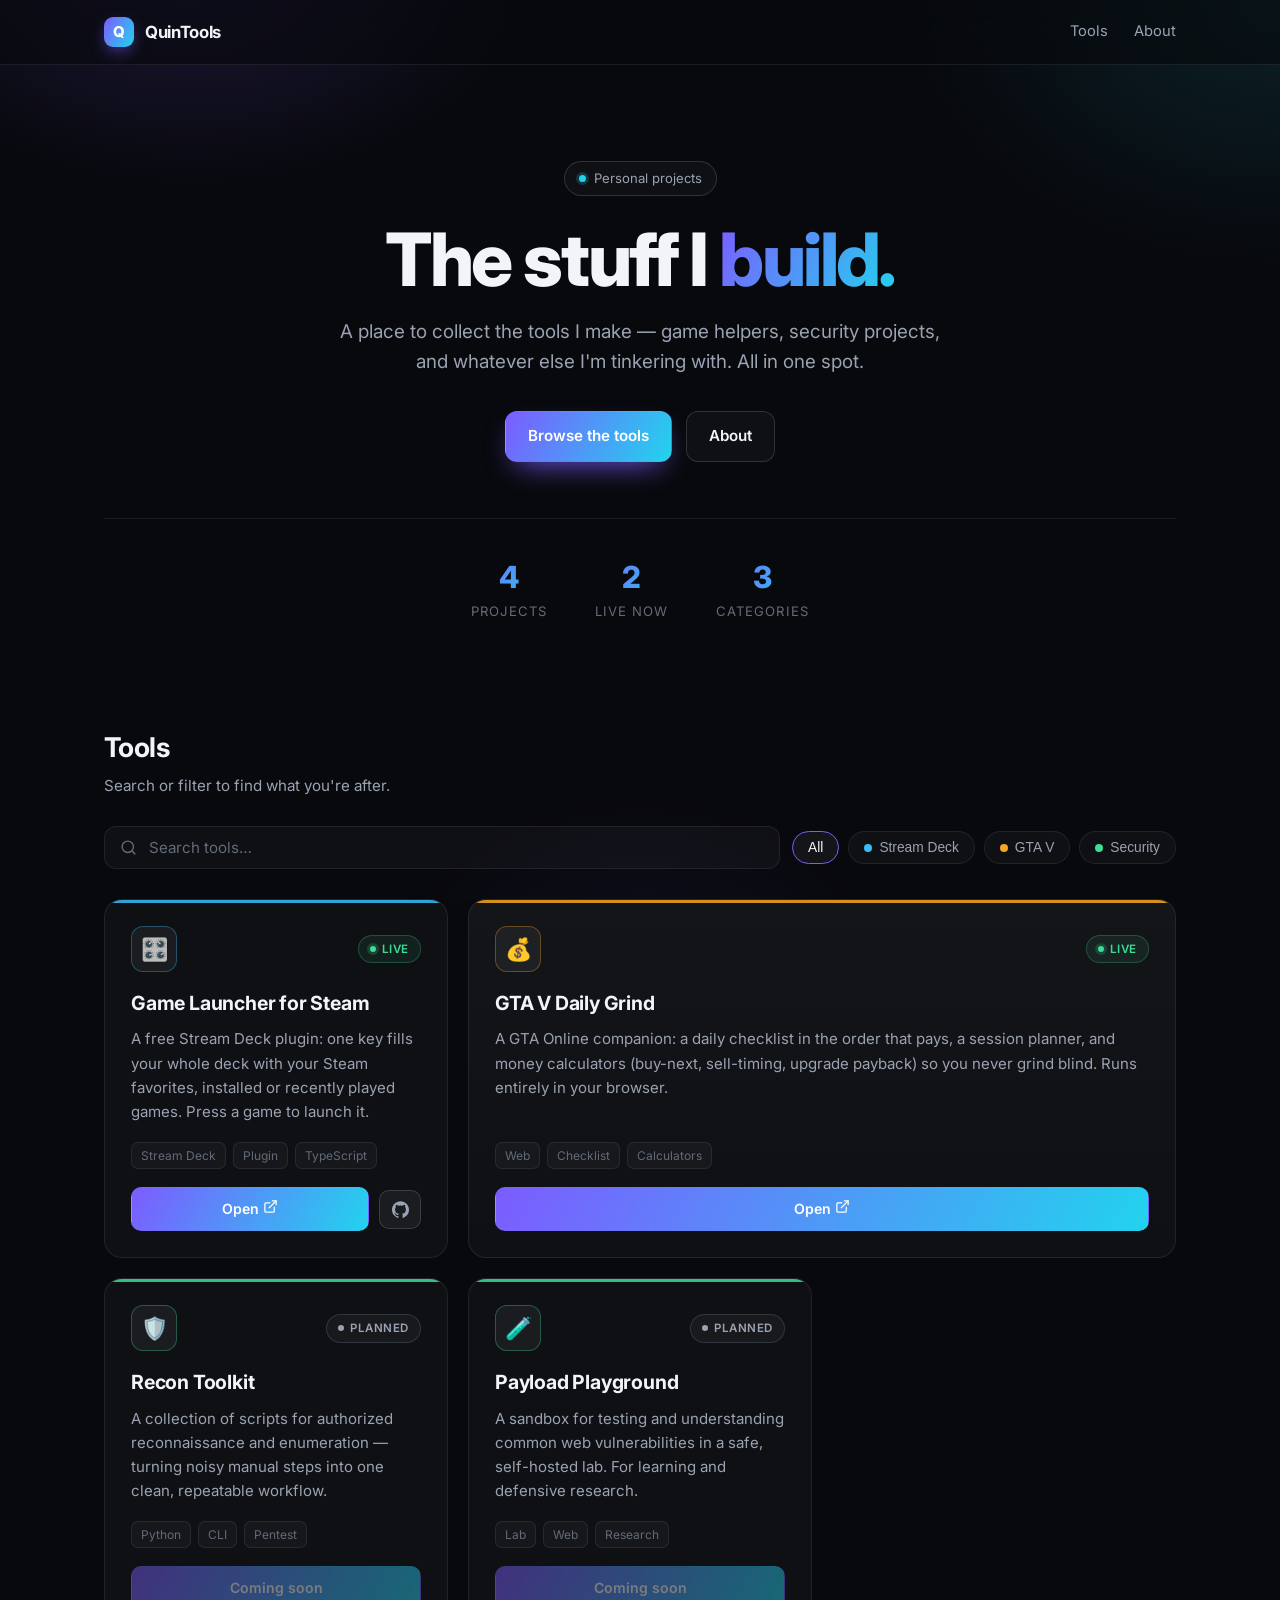
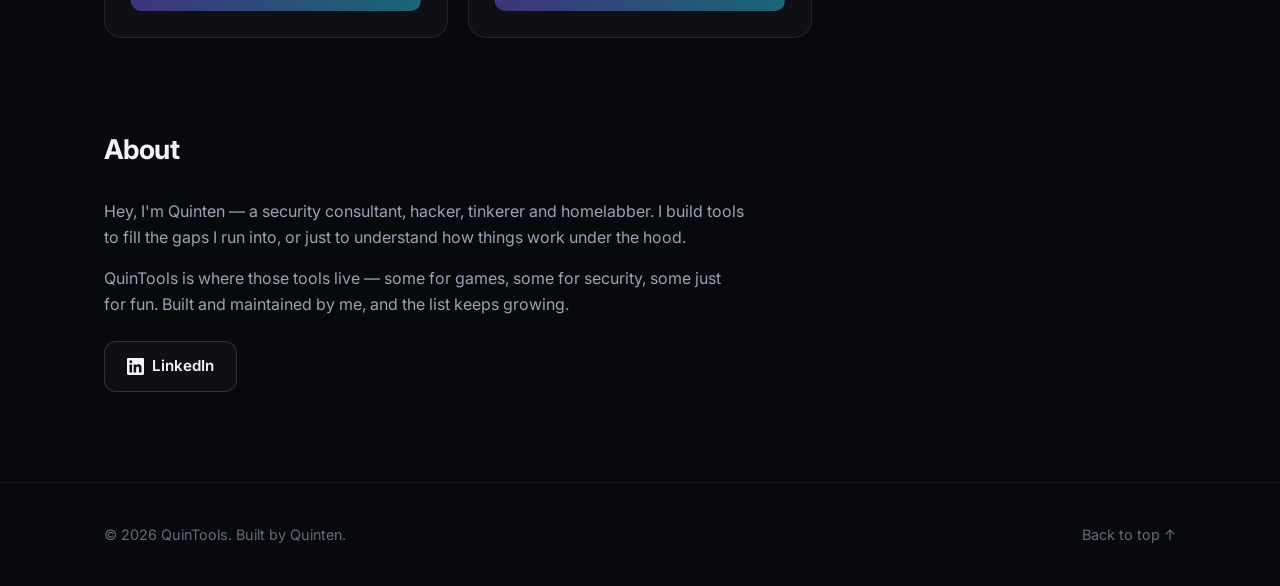
<file: index.html>
<!DOCTYPE html>
<html lang="en">
<head>
  <meta charset="UTF-8" />
  <meta name="viewport" content="width=device-width, initial-scale=1.0" />
  <title>QuinTools — the stuff I build</title>
  <meta name="description" content="A place to collect the tools I make — game helpers, security projects, and whatever else I'm tinkering with." />
  <meta name="theme-color" content="#08090d" />

  <!-- Open Graph -->
  <meta property="og:title" content="QuinTools" />
  <meta property="og:description" content="A place to collect the tools I make — game helpers, security projects, and whatever else I'm tinkering with." />
  <meta property="og:type" content="website" />

  <!-- Favicon: inline SVG, no external files -->
  <link rel="icon" href="data:image/svg+xml,<svg xmlns='http://www.w3.org/2000/svg' viewBox='0 0 100 100'><rect width='100' height='100' rx='24' fill='%237c5cff'/><text x='50' y='72' font-size='64' font-family='Arial' font-weight='bold' text-anchor='middle' fill='white'>Q</text></svg>" />

  <link rel="preconnect" href="https://fonts.googleapis.com" />
  <link rel="preconnect" href="https://fonts.gstatic.com" crossorigin />
  <link href="https://fonts.googleapis.com/css2?family=Inter:wght@400;500;600;700;800&display=swap" rel="stylesheet" />
  <link rel="stylesheet" href="styles.css" />
</head>
<body>

  <!-- ===== Header ===== -->
  <header class="site-header">
    <div class="wrap">
      <a class="brand" href="#top">
        <span class="logo"></span>
        QuinTools
      </a>
      <nav class="header-links">
        <a href="#tools">Tools</a>
        <a href="#about">About</a>
      </nav>
    </div>
  </header>

  <!-- ===== Hero ===== -->
  <section class="hero" id="top">
    <div class="wrap">
      <span class="pill"><span class="dot"></span> Personal projects</span>
      <h1>The stuff I <span class="grad">build.</span></h1>
      <p>
        A place to collect the tools I make — game helpers, security projects,
        and whatever else I'm tinkering with. All in one spot.
      </p>
      <div class="hero-actions">
        <a class="btn btn-primary" href="#tools">Browse the tools</a>
        <a class="btn btn-ghost" href="#about">About</a>
      </div>

      <div class="stats">
        <div class="stat"><div class="num" id="stat-total">0</div><div class="label">Projects</div></div>
        <div class="stat"><div class="num" id="stat-live">0</div><div class="label">Live now</div></div>
        <div class="stat"><div class="num" id="stat-cats">0</div><div class="label">Categories</div></div>
      </div>
    </div>
  </section>

  <!-- ===== Tools ===== -->
  <section class="tools-section" id="tools">
    <div class="wrap">
      <div class="section-head">
        <div>
          <h2>Tools</h2>
          <p>Search or filter to find what you're after.</p>
        </div>
      </div>

      <div class="controls">
        <label class="search">
          <svg width="17" height="17" viewBox="0 0 24 24" fill="none" stroke="currentColor" stroke-width="2" stroke-linecap="round" stroke-linejoin="round"><circle cx="11" cy="11" r="8"/><line x1="21" y1="21" x2="16.65" y2="16.65"/></svg>
          <input id="search-input" type="text" placeholder="Search tools…" autocomplete="off" />
        </label>
        <div class="filters" id="filters"></div>
      </div>

      <div class="grid" id="grid"></div>
    </div>
  </section>

  <!-- ===== About ===== -->
  <section class="tools-section" id="about" style="padding-top:0">
    <div class="wrap">
      <div class="section-head">
        <div><h2>About</h2></div>
      </div>
      <div class="about">
        <p>
          Hey, I'm Quinten — a security consultant, hacker, tinkerer and
          homelabber. I build tools to fill the gaps I run into, or just to
          understand how things work under the hood.
        </p>
        <p>
          QuinTools is where those tools live — some for games, some for
          security, some just for fun. Built and maintained by me, and the
          list keeps growing.
        </p>
        <div class="about-links">
          <a class="btn btn-ghost" href="https://www.linkedin.com/in/qvb/" target="_blank" rel="noopener">
            <svg width="17" height="17" viewBox="0 0 24 24" fill="currentColor" aria-hidden="true"><path d="M20.45 20.45h-3.56v-5.57c0-1.33-.02-3.04-1.85-3.04-1.85 0-2.13 1.45-2.13 2.94v5.67H9.35V9h3.42v1.56h.05c.48-.9 1.64-1.85 3.37-1.85 3.6 0 4.27 2.37 4.27 5.46v6.28zM5.34 7.43a2.07 2.07 0 1 1 0-4.14 2.07 2.07 0 0 1 0 4.14zM7.12 20.45H3.56V9h3.56v11.45zM22.22 0H1.77C.79 0 0 .77 0 1.72v20.56C0 23.23.79 24 1.77 24h20.45c.98 0 1.78-.77 1.78-1.72V1.72C24 .77 23.2 0 22.22 0z"/></svg>
            LinkedIn
          </a>
        </div>
      </div>
    </div>
  </section>

  <!-- ===== Footer ===== -->
  <footer class="site-footer">
    <div class="wrap">
      <span>© <span id="year">2026</span> QuinTools. Built by Quinten.</span>
      <a href="#top">Back to top ↑</a>
    </div>
  </footer>

  <script src="projects.js"></script>
  <script src="app.js"></script>
</body>
</html>
</file>
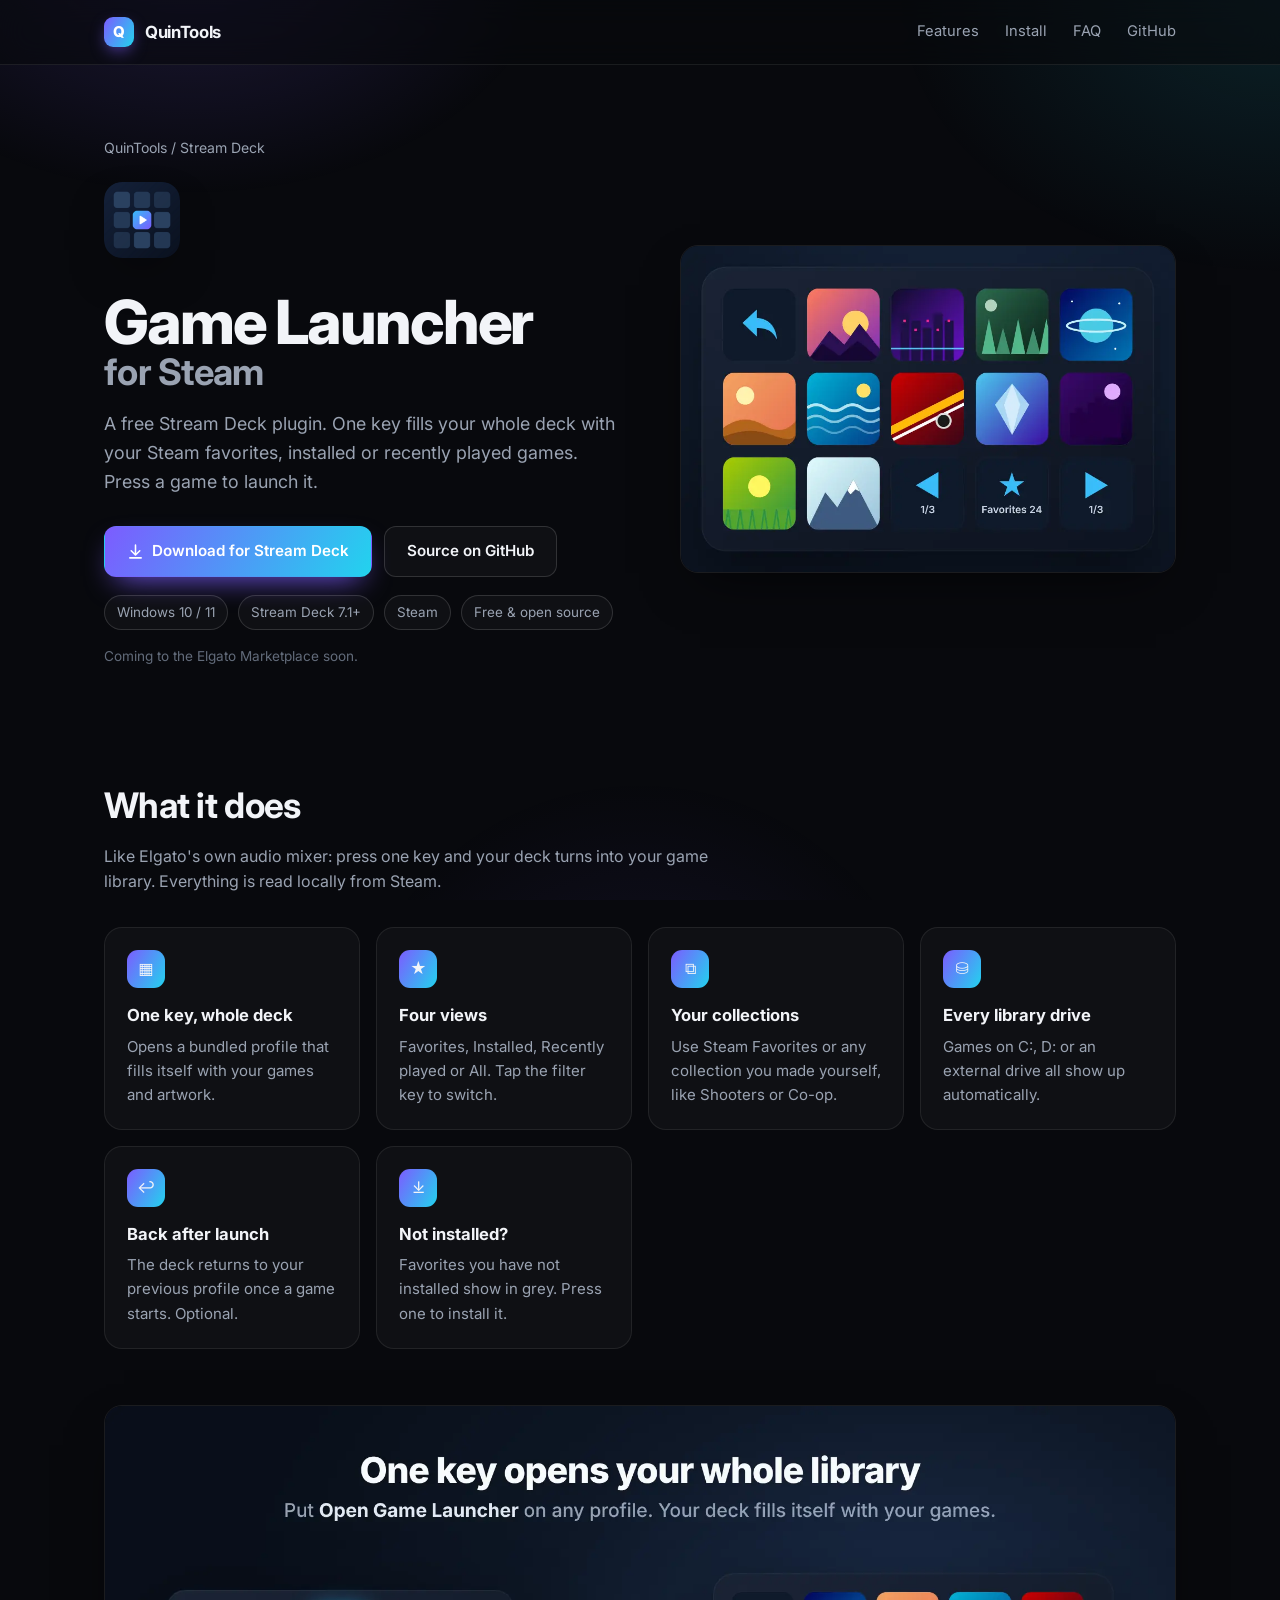
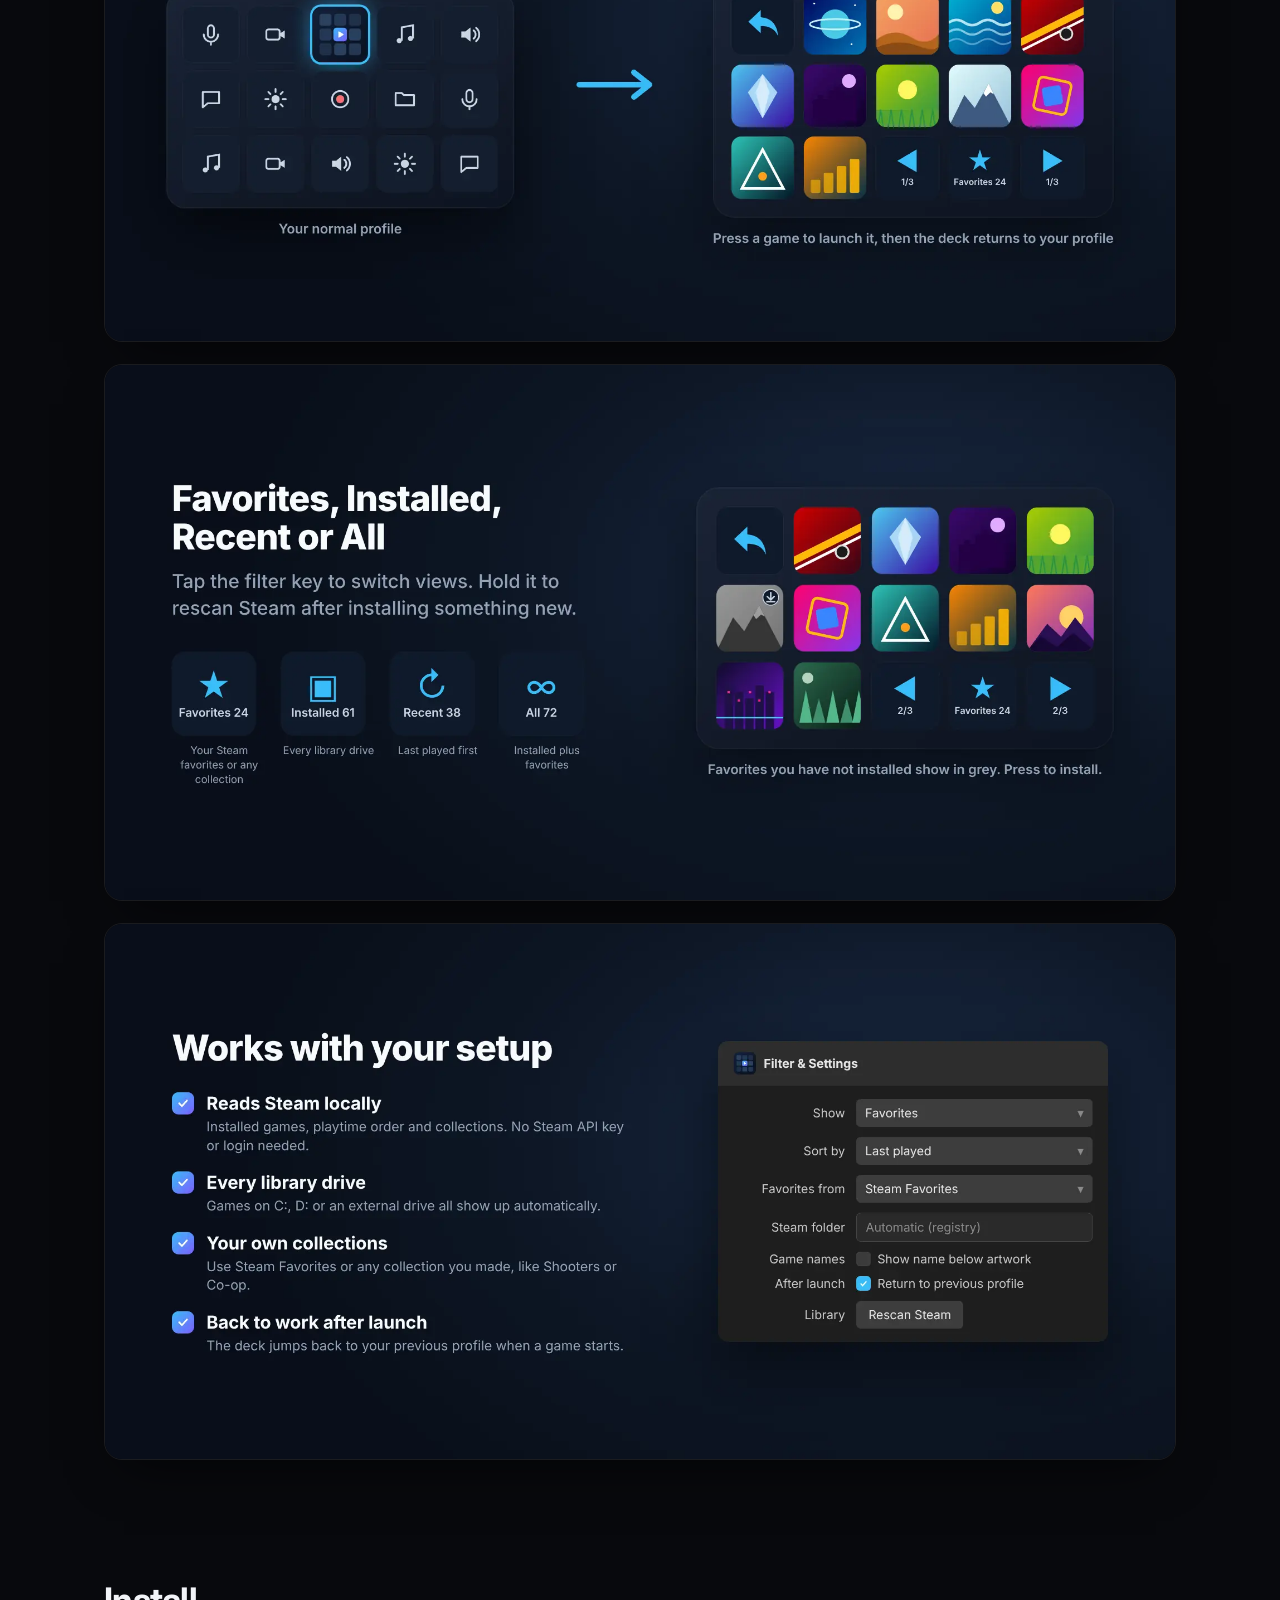
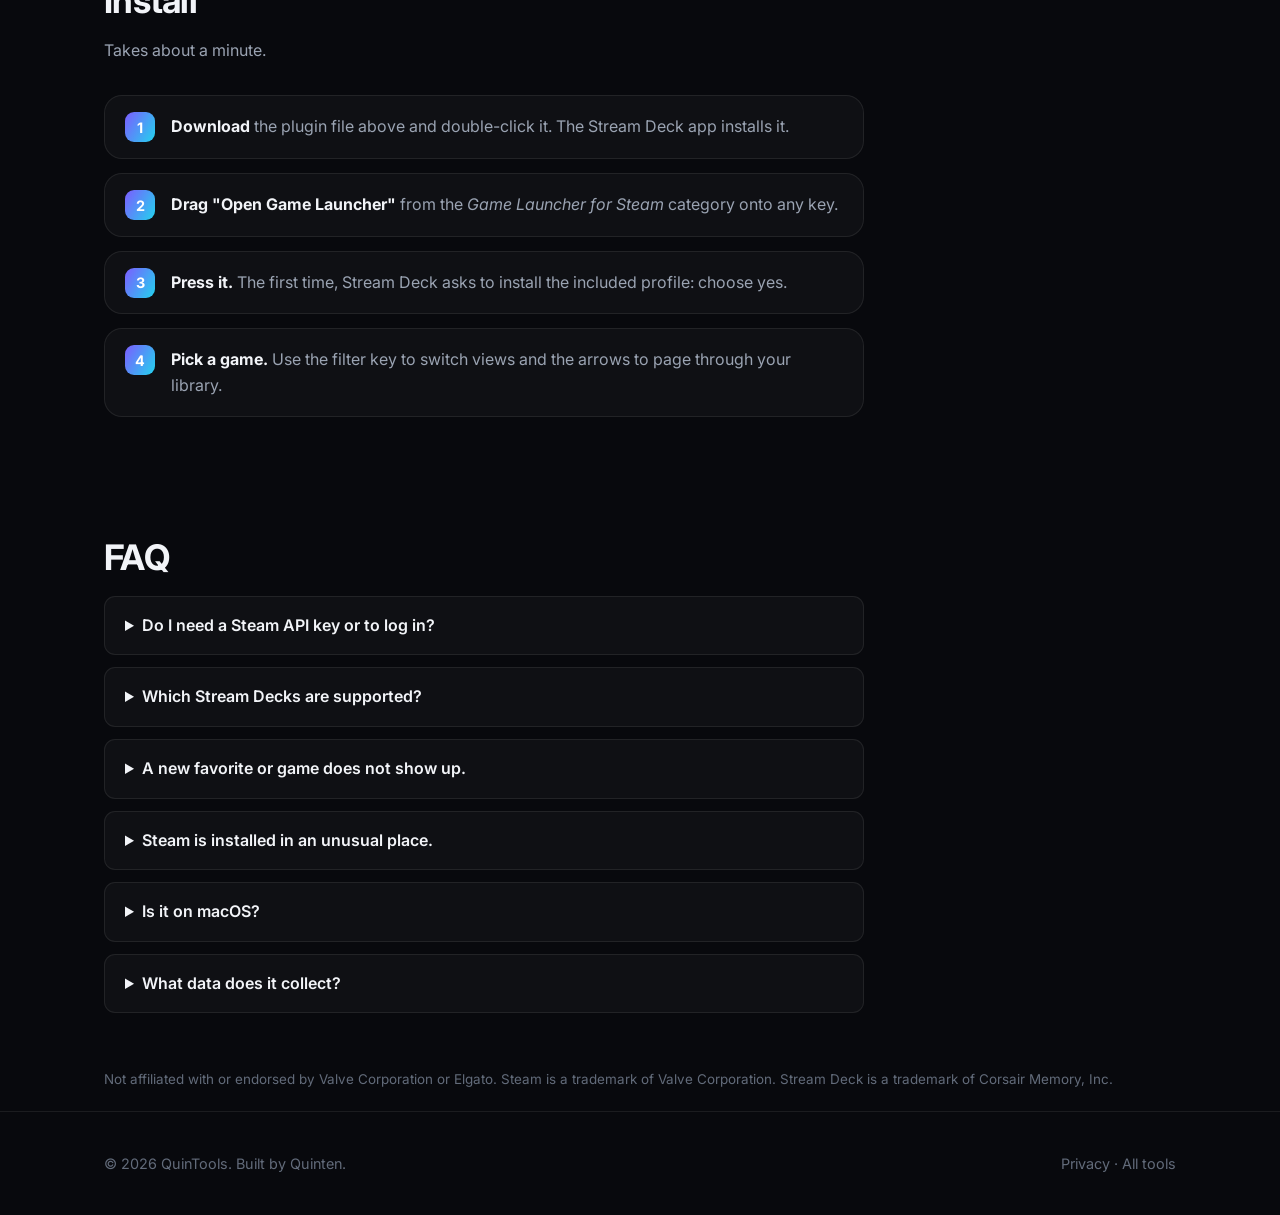
<file: game-launcher/index.html>
<!DOCTYPE html>
<html lang="en">
<head>
  <meta charset="UTF-8" />
  <meta name="viewport" content="width=device-width, initial-scale=1.0" />
  <title>Game Launcher for Steam · Stream Deck plugin · QuinTools</title>
  <meta name="description" content="A free Stream Deck plugin: one key fills your deck with your Steam favorites, installed or recently played games. Press a game to launch it." />
  <meta name="theme-color" content="#08090d" />

  <meta property="og:title" content="Game Launcher for Steam" />
  <meta property="og:description" content="One key fills your Stream Deck with your Steam games. Press a game to launch it." />
  <meta property="og:type" content="website" />
  <meta property="og:image" content="img/thumbnail.webp" />

  <link rel="icon" type="image/svg+xml" href="img/logo.svg" />
  <link rel="preconnect" href="https://fonts.googleapis.com" />
  <link rel="preconnect" href="https://fonts.gstatic.com" crossorigin />
  <link href="https://fonts.googleapis.com/css2?family=Inter:wght@400;500;600;700;800&display=swap" rel="stylesheet" />
  <link rel="stylesheet" href="../styles.css" />
  <style>
    :root { --sd: #38bdf8; }
    .crumb { font-size: .88rem; color: var(--muted); }
    .crumb a:hover { color: var(--text); }

    .gl-hero { padding-top: 72px; padding-bottom: 40px; display: grid; grid-template-columns: 1.05fr 1fr; gap: 56px; align-items: center; }
    .gl-hero .logo-img { width: 76px; height: 76px; border-radius: 18px; box-shadow: var(--shadow); margin-bottom: 26px; }
    .gl-hero h1 { font-size: clamp(2.4rem, 5vw, 3.8rem); line-height: 1.04; letter-spacing: -.035em; margin: 0 0 6px; font-weight: 800; }
    .gl-hero .for { display: block; font-size: .6em; color: var(--muted); font-weight: 700; letter-spacing: -.02em; }
    .gl-hero p.lead { color: var(--muted); font-size: 1.12rem; margin: 18px 0 30px; max-width: 520px; }
    .gl-hero .actions { display: flex; gap: 12px; flex-wrap: wrap; }
    .gl-hero .note { margin-top: 16px; font-size: .85rem; color: var(--faint); }
    .shot { width: 100%; height: auto; display: block; border-radius: var(--radius); border: 1px solid var(--border); box-shadow: var(--shadow); }
    @media (max-width: 880px) { .gl-hero { grid-template-columns: 1fr; gap: 36px; padding-top: 40px; } }

    .section { padding: 56px 0; }
    .section h2 { font-size: clamp(1.6rem, 3vw, 2.2rem); letter-spacing: -.02em; margin: 0 0 10px; }
    .section > .wrap > p.sub { color: var(--muted); margin: 0 0 32px; max-width: 640px; }

    .features { display: grid; grid-template-columns: repeat(auto-fill, minmax(250px, 1fr)); gap: 16px; }
    .feature { background: var(--surface); border: 1px solid var(--border); border-radius: var(--radius); padding: 22px; }
    .feature .fi { width: 38px; height: 38px; border-radius: 11px; background: var(--grad); display: grid; place-items: center; margin-bottom: 14px; }
    .feature h3 { margin: 0 0 6px; font-size: 1.04rem; }
    .feature p { margin: 0; color: var(--muted); font-size: .94rem; }

    .gallery { display: grid; gap: 22px; }
    .gallery figure { margin: 0; }
    .gallery figcaption { color: var(--faint); font-size: .88rem; margin-top: 10px; }

    .steps { counter-reset: s; display: grid; gap: 14px; max-width: 760px; padding: 0; margin: 0; list-style: none; }
    .steps li { counter-increment: s; position: relative; padding: 18px 20px 18px 66px; background: var(--surface); border: 1px solid var(--border); border-radius: var(--radius); color: var(--muted); }
    .steps li::before { content: counter(s); position: absolute; left: 20px; top: 16px; width: 30px; height: 30px; border-radius: 9px; background: var(--grad); color: #fff; font-weight: 700; display: grid; place-items: center; font-size: .9rem; }
    .steps li strong { color: var(--text); }
    code, kbd { font-family: ui-monospace, SFMono-Regular, Consolas, monospace; font-size: .86em; background: var(--surface-2); border: 1px solid var(--border); border-radius: 6px; padding: 1px 6px; color: var(--text); }

    .faq { max-width: 760px; display: grid; gap: 12px; }
    .faq details { background: var(--surface); border: 1px solid var(--border); border-radius: var(--radius-sm); padding: 16px 20px; }
    .faq summary { cursor: pointer; font-weight: 600; }
    .faq details p { color: var(--muted); margin: 10px 0 0; }

    .req { display: flex; gap: 10px; flex-wrap: wrap; margin-top: 18px; }
    .req span { font-size: .84rem; color: var(--muted); border: 1px solid var(--border-2); border-radius: 999px; padding: 6px 12px; background: var(--surface); }
    .legal { color: var(--faint); font-size: .84rem; padding-bottom: 20px; }
  </style>
</head>
<body>

  <header class="site-header">
    <div class="wrap">
      <a class="brand" href="../">
        <span class="logo"></span>
        QuinTools
      </a>
      <nav class="header-links">
        <a href="#features">Features</a>
        <a href="#install">Install</a>
        <a href="#faq">FAQ</a>
        <a href="https://github.com/fyxtro/game-launcher-for-steam" target="_blank" rel="noopener">GitHub</a>
      </nav>
    </div>
  </header>

  <main>
    <section class="wrap gl-hero">
      <div>
        <div class="crumb"><a href="../">QuinTools</a> / Stream Deck</div>
        <img class="logo-img" src="img/logo.png" alt="" width="76" height="76" style="margin-top:22px" />
        <h1>Game Launcher <span class="for">for Steam</span></h1>
        <p class="lead">A free Stream Deck plugin. One key fills your whole deck with your Steam favorites, installed or recently played games. Press a game to launch it.</p>
        <div class="actions">
          <a class="btn btn-primary" href="https://github.com/fyxtro/game-launcher-for-steam/releases/latest/download/tools.quin.steamlibrary.streamDeckPlugin">
            <svg width="17" height="17" viewBox="0 0 24 24" fill="none" stroke="currentColor" stroke-width="2.2" stroke-linecap="round" stroke-linejoin="round" aria-hidden="true"><path d="M12 3v12M6 11l6 6 6-6M4 21h16"/></svg>
            Download for Stream Deck
          </a>
          <a class="btn btn-ghost" href="https://github.com/fyxtro/game-launcher-for-steam" target="_blank" rel="noopener">Source on GitHub</a>
        </div>
        <div class="req"><span>Windows 10 / 11</span><span>Stream Deck 7.1+</span><span>Steam</span><span>Free &amp; open source</span></div>
        <p class="note">Coming to the Elgato Marketplace soon.</p>
      </div>
      <img class="shot" src="img/deck.webp" alt="Stream Deck filled with game tiles, plus back, previous, filter and next keys" width="940" height="620" />
    </section>

    <section class="section" id="features">
      <div class="wrap">
        <h2>What it does</h2>
        <p class="sub">Like Elgato's own audio mixer: press one key and your deck turns into your game library. Everything is read locally from Steam.</p>
        <div class="features">
          <div class="feature"><div class="fi">▦</div><h3>One key, whole deck</h3><p>Opens a bundled profile that fills itself with your games and artwork.</p></div>
          <div class="feature"><div class="fi">★</div><h3>Four views</h3><p>Favorites, Installed, Recently played or All. Tap the filter key to switch.</p></div>
          <div class="feature"><div class="fi">⧉</div><h3>Your collections</h3><p>Use Steam Favorites or any collection you made yourself, like Shooters or Co-op.</p></div>
          <div class="feature"><div class="fi">⛁</div><h3>Every library drive</h3><p>Games on C:, D: or an external drive all show up automatically.</p></div>
          <div class="feature"><div class="fi">↩</div><h3>Back after launch</h3><p>The deck returns to your previous profile once a game starts. Optional.</p></div>
          <div class="feature"><div class="fi">⤓</div><h3>Not installed?</h3><p>Favorites you have not installed show in grey. Press one to install it.</p></div>
        </div>
      </div>
    </section>

    <section class="section" style="padding-top:0">
      <div class="wrap gallery">
        <figure><img class="shot" src="img/gallery-1-one-key.webp" alt="A normal profile with the Open Game Launcher key, and the filled game grid it opens" loading="lazy" width="1920" height="960" /></figure>
        <figure><img class="shot" src="img/gallery-2-filters.webp" alt="Filter key states: Favorites, Installed, Recent and All" loading="lazy" width="1920" height="960" /></figure>
        <figure><img class="shot" src="img/gallery-3-settings.webp" alt="The plugin settings panel in the Stream Deck app" loading="lazy" width="1920" height="960" /></figure>
      </div>
    </section>

    <section class="section" id="install">
      <div class="wrap">
        <h2>Install</h2>
        <p class="sub">Takes about a minute.</p>
        <ol class="steps">
          <li><strong>Download</strong> the plugin file above and double-click it. The Stream Deck app installs it.</li>
          <li><strong>Drag "Open Game Launcher"</strong> from the <em>Game Launcher for Steam</em> category onto any key.</li>
          <li><strong>Press it.</strong> The first time, Stream Deck asks to install the included profile: choose yes.</li>
          <li><strong>Pick a game.</strong> Use the filter key to switch views and the arrows to page through your library.</li>
        </ol>
      </div>
    </section>

    <section class="section" id="faq">
      <div class="wrap">
        <h2>FAQ</h2>
        <div class="faq">
          <details><summary>Do I need a Steam API key or to log in?</summary><p>No. The plugin reads your installed games, playtime order and collections from your own Steam folder. Only for favorites that are not installed does it ask the public Steam Store for the name and artwork.</p></details>
          <details><summary>Which Stream Decks are supported?</summary><p>The bundled profile exists for Stream Deck (15 keys), Stream Deck Mini and Stream Deck XL. On other devices you can place the Game Slot, Previous, Next and Filter actions yourself; slots fill left to right, top to bottom.</p></details>
          <details><summary>A new favorite or game does not show up.</summary><p>Steam sometimes saves collections a little later. Hold the filter key for a second to rescan, or use "Rescan Steam" in the settings.</p></details>
          <details><summary>Steam is installed in an unusual place.</summary><p>Select the filter key in the Stream Deck app and fill in the Steam folder, for example <code>D:\Steam</code>.</p></details>
          <details><summary>Is it on macOS?</summary><p>Not yet. It is built and tested for Windows only.</p></details>
          <details><summary>What data does it collect?</summary><p>None. No analytics or tracking. See the <a href="privacy/" style="text-decoration:underline">privacy policy</a>.</p></details>
        </div>
      </div>
    </section>

    <div class="wrap legal">Not affiliated with or endorsed by Valve Corporation or Elgato. Steam is a trademark of Valve Corporation. Stream Deck is a trademark of Corsair Memory, Inc.</div>
  </main>

  <footer class="site-footer">
    <div class="wrap">
      <span>© 2026 QuinTools. Built by Quinten.</span>
      <span><a href="privacy/">Privacy</a> · <a href="../">All tools</a></span>
    </div>
  </footer>

</body>
</html>
</file>
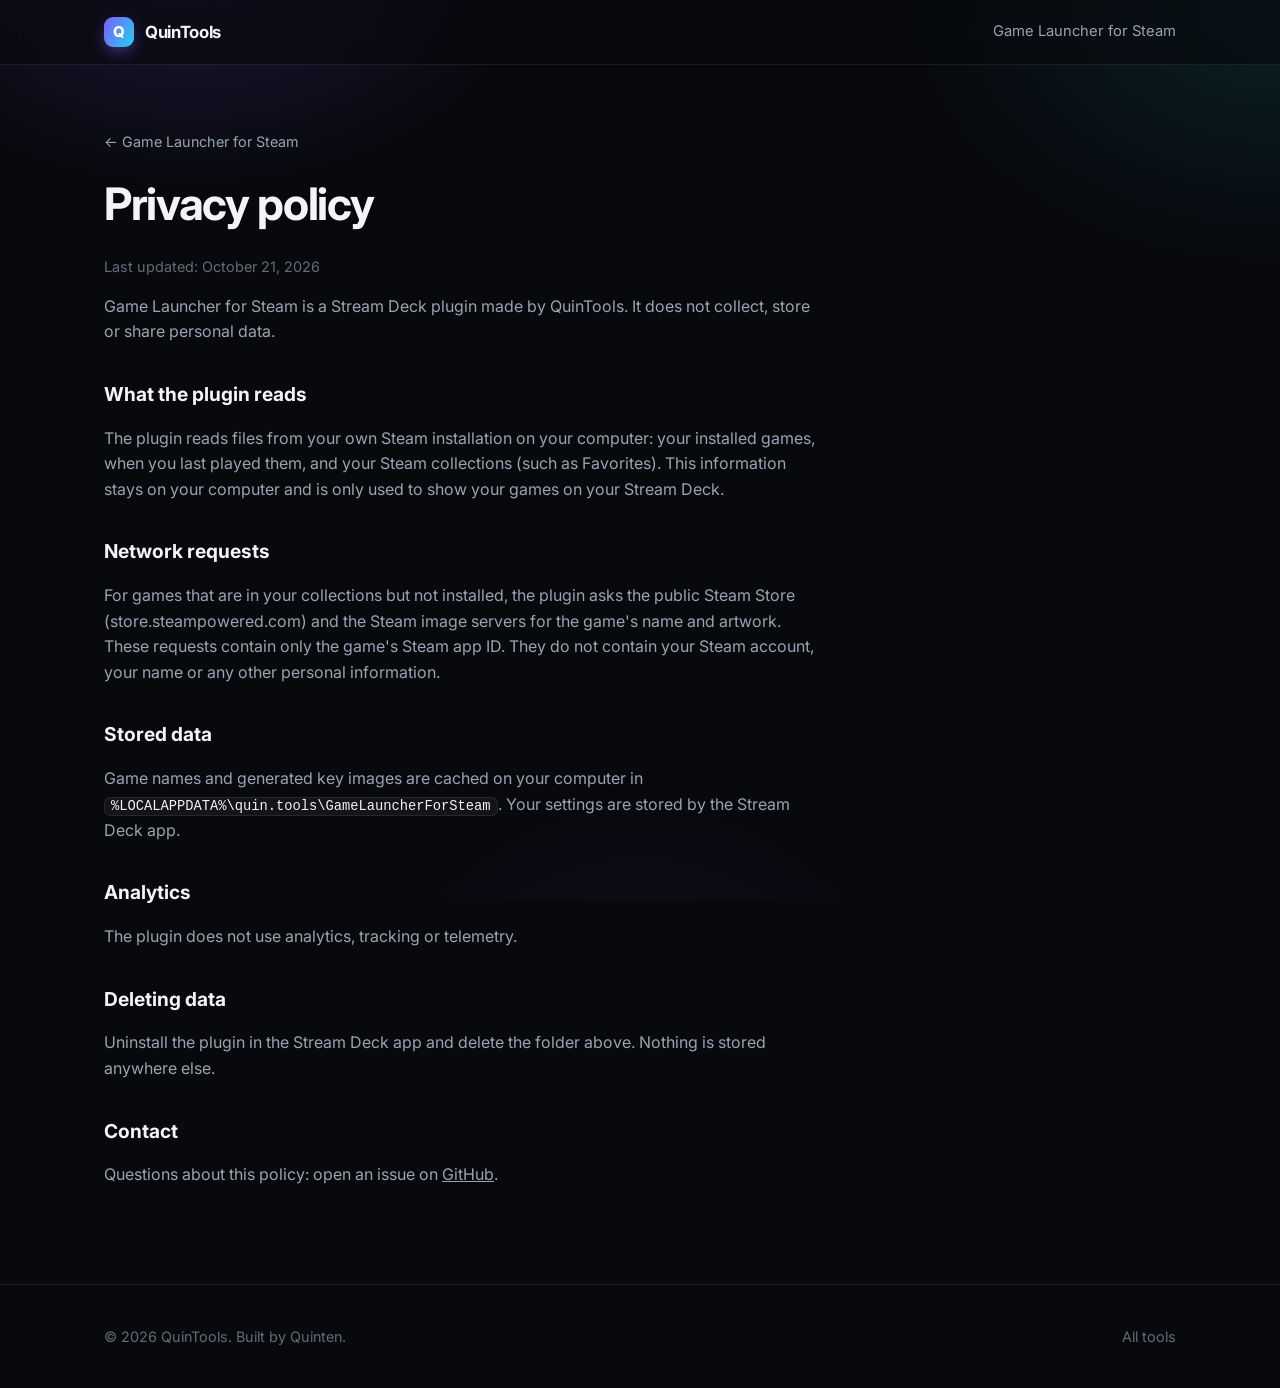
<file: game-launcher/privacy/index.html>
<!DOCTYPE html>
<html lang="en">
<head>
  <meta charset="UTF-8" />
  <meta name="viewport" content="width=device-width, initial-scale=1.0" />
  <title>Privacy policy · Game Launcher for Steam · QuinTools</title>
  <meta name="description" content="Privacy policy for the Game Launcher for Steam Stream Deck plugin." />
  <meta name="theme-color" content="#08090d" />
  <link rel="icon" type="image/svg+xml" href="../img/logo.svg" />
  <link rel="preconnect" href="https://fonts.googleapis.com" />
  <link rel="preconnect" href="https://fonts.gstatic.com" crossorigin />
  <link href="https://fonts.googleapis.com/css2?family=Inter:wght@400;500;600;700;800&display=swap" rel="stylesheet" />
  <link rel="stylesheet" href="../../styles.css" />
  <style>
    .doc { max-width: 720px; padding: 64px 0 80px; }
    .doc h1 { font-size: clamp(2rem, 4vw, 2.8rem); letter-spacing: -.03em; margin: 14px 0 6px; }
    .doc h2 { font-size: 1.2rem; margin: 34px 0 8px; }
    .doc p, .doc li { color: var(--muted); }
    .doc .date { color: var(--faint); font-size: .9rem; }
    .doc a { text-decoration: underline; }
    code { font-family: ui-monospace, SFMono-Regular, Consolas, monospace; font-size: .86em; background: var(--surface-2); border: 1px solid var(--border); border-radius: 6px; padding: 1px 6px; color: var(--text); }
  </style>
</head>
<body>
  <header class="site-header">
    <div class="wrap">
      <a class="brand" href="../../"><span class="logo"></span>QuinTools</a>
      <nav class="header-links"><a href="../">Game Launcher for Steam</a></nav>
    </div>
  </header>

  <main class="wrap">
    <article class="doc">
      <a href="../" style="color:var(--muted);font-size:.9rem;text-decoration:none">← Game Launcher for Steam</a>
      <h1>Privacy policy</h1>
      <p class="date">Last updated: October 21, 2026</p>

      <p>Game Launcher for Steam is a Stream Deck plugin made by QuinTools. It does not collect, store or share personal data.</p>

      <h2>What the plugin reads</h2>
      <p>The plugin reads files from your own Steam installation on your computer: your installed games, when you last played them, and your Steam collections (such as Favorites). This information stays on your computer and is only used to show your games on your Stream Deck.</p>

      <h2>Network requests</h2>
      <p>For games that are in your collections but not installed, the plugin asks the public Steam Store (store.steampowered.com) and the Steam image servers for the game's name and artwork. These requests contain only the game's Steam app ID. They do not contain your Steam account, your name or any other personal information.</p>

      <h2>Stored data</h2>
      <p>Game names and generated key images are cached on your computer in <code>%LOCALAPPDATA%\quin.tools\GameLauncherForSteam</code>. Your settings are stored by the Stream Deck app.</p>

      <h2>Analytics</h2>
      <p>The plugin does not use analytics, tracking or telemetry.</p>

      <h2>Deleting data</h2>
      <p>Uninstall the plugin in the Stream Deck app and delete the folder above. Nothing is stored anywhere else.</p>

      <h2>Contact</h2>
      <p>Questions about this policy: open an issue on <a href="https://github.com/fyxtro/game-launcher-for-steam/issues" target="_blank" rel="noopener">GitHub</a>.</p>
    </article>
  </main>

  <footer class="site-footer">
    <div class="wrap"><span>© 2026 QuinTools. Built by Quinten.</span><a href="../../">All tools</a></div>
  </footer>
</body>
</html>
</file>
<file: styles.css>
/* ============================================================
   QUINTOOLS — STYLES
   Design tokens live in :root. Tweak them to reskin the whole
   site. You rarely need to touch anything below the tokens.
   ============================================================ */

:root {
  --bg:        #08090d;
  --bg-soft:   #0e1017;
  --surface:   rgba(255, 255, 255, 0.03);
  --surface-2: rgba(255, 255, 255, 0.05);
  --border:    rgba(255, 255, 255, 0.08);
  --border-2:  rgba(255, 255, 255, 0.14);
  --text:      #f2f4f8;
  --muted:     #9aa3b2;
  --faint:     #626b7a;

  --accent:    #7c5cff;
  --accent-2:  #22d3ee;
  --grad: linear-gradient(120deg, var(--accent), var(--accent-2));

  --radius:    18px;
  --radius-sm: 11px;
  --maxw:      1120px;
  --shadow:    0 20px 50px -20px rgba(0, 0, 0, 0.7);
  --font: "Inter", system-ui, -apple-system, "Segoe UI", Roboto, Helvetica, Arial, sans-serif;
}

* { box-sizing: border-box; }

html { scroll-behavior: smooth; }

body {
  margin: 0;
  font-family: var(--font);
  color: var(--text);
  background: var(--bg);
  line-height: 1.6;
  -webkit-font-smoothing: antialiased;
  overflow-x: hidden;
}

/* Ambient background glows */
body::before {
  content: "";
  position: fixed;
  inset: 0;
  z-index: -1;
  background:
    radial-gradient(600px 400px at 15% -5%, rgba(124, 92, 255, 0.18), transparent 60%),
    radial-gradient(700px 500px at 100% 0%, rgba(34, 211, 238, 0.12), transparent 55%),
    radial-gradient(500px 500px at 50% 120%, rgba(124, 92, 255, 0.10), transparent 60%);
}

a { color: inherit; text-decoration: none; }

.wrap {
  width: 100%;
  max-width: var(--maxw);
  margin: 0 auto;
  padding: 0 24px;
}

/* ---------------- Header ---------------- */
.site-header {
  position: sticky;
  top: 0;
  z-index: 50;
  backdrop-filter: blur(14px);
  background: rgba(8, 9, 13, 0.6);
  border-bottom: 1px solid var(--border);
}
.site-header .wrap {
  display: flex;
  align-items: center;
  justify-content: space-between;
  height: 64px;
}
.brand {
  display: flex;
  align-items: center;
  gap: 11px;
  font-weight: 700;
  letter-spacing: -0.02em;
  font-size: 1.05rem;
}
.brand .logo {
  width: 30px; height: 30px;
  border-radius: 9px;
  background: var(--grad);
  display: grid; place-items: center;
  font-size: 15px;
  box-shadow: 0 6px 18px -6px var(--accent);
}
.brand .logo::after { content: "Q"; color: #fff; font-weight: 800; }
.header-links { display: flex; gap: 26px; font-size: 0.92rem; color: var(--muted); }
.header-links a:hover { color: var(--text); }
@media (max-width: 620px) { .header-links { display: none; } }

/* ---------------- Hero ---------------- */
.hero {
  padding: 96px 0 64px;
  text-align: center;
}
.pill {
  display: inline-flex;
  align-items: center;
  gap: 8px;
  padding: 6px 14px;
  border: 1px solid var(--border-2);
  border-radius: 999px;
  background: var(--surface);
  font-size: 0.82rem;
  color: var(--muted);
  margin-bottom: 26px;
}
.pill .dot {
  width: 7px; height: 7px; border-radius: 50%;
  background: var(--accent-2);
  box-shadow: 0 0 0 3px rgba(34, 211, 238, 0.18);
}
.hero h1 {
  font-size: clamp(2.6rem, 6vw, 4.6rem);
  line-height: 1.02;
  letter-spacing: -0.035em;
  margin: 0 0 20px;
  font-weight: 800;
}
.hero h1 .grad {
  background: var(--grad);
  -webkit-background-clip: text;
  background-clip: text;
  color: transparent;
}
.hero p {
  max-width: 620px;
  margin: 0 auto 34px;
  font-size: clamp(1rem, 2vw, 1.18rem);
  color: var(--muted);
}
.hero-actions { display: flex; gap: 14px; justify-content: center; flex-wrap: wrap; }

.btn {
  display: inline-flex;
  align-items: center;
  gap: 8px;
  padding: 12px 22px;
  border-radius: 12px;
  font-weight: 600;
  font-size: 0.95rem;
  border: 1px solid transparent;
  cursor: pointer;
  transition: transform 0.15s ease, box-shadow 0.2s ease, background 0.2s ease, border-color 0.2s ease;
}
.btn-primary {
  background: var(--grad);
  color: #fff;
  box-shadow: 0 12px 30px -12px var(--accent);
}
.btn-primary:hover { transform: translateY(-2px); box-shadow: 0 18px 40px -14px var(--accent); }
.btn-ghost {
  background: var(--surface);
  border-color: var(--border-2);
  color: var(--text);
}
.btn-ghost:hover { background: var(--surface-2); border-color: var(--border-2); transform: translateY(-2px); }

/* ---------------- Stats strip ---------------- */
.stats {
  display: flex;
  justify-content: center;
  gap: 48px;
  flex-wrap: wrap;
  margin-top: 56px;
  padding-top: 34px;
  border-top: 1px solid var(--border);
}
.stat { text-align: center; }
.stat .num {
  font-size: 1.9rem; font-weight: 800; letter-spacing: -0.02em;
  background: var(--grad); -webkit-background-clip: text; background-clip: text; color: transparent;
}
.stat .label { font-size: 0.82rem; color: var(--faint); text-transform: uppercase; letter-spacing: 0.08em; }

/* ---------------- Controls ---------------- */
.tools-section { padding: 40px 0 90px; }
.section-head {
  display: flex; align-items: flex-end; justify-content: space-between;
  gap: 20px; margin-bottom: 28px; flex-wrap: wrap;
}
.section-head h2 {
  font-size: 1.7rem; letter-spacing: -0.02em; margin: 0; font-weight: 700;
}
.section-head p { margin: 4px 0 0; color: var(--muted); font-size: 0.95rem; }

.controls {
  display: flex; gap: 12px; align-items: center; flex-wrap: wrap;
  margin-bottom: 30px;
}
.search {
  flex: 1 1 240px;
  display: flex; align-items: center; gap: 10px;
  padding: 10px 15px;
  background: var(--surface);
  border: 1px solid var(--border);
  border-radius: 12px;
}
.search:focus-within { border-color: var(--border-2); }
.search input {
  flex: 1; background: none; border: none; outline: none;
  color: var(--text); font-size: 0.95rem; font-family: inherit;
}
.search input::placeholder { color: var(--faint); }
.search svg { flex-shrink: 0; color: var(--faint); }

.filters { display: flex; gap: 9px; flex-wrap: wrap; }
.chip {
  padding: 8px 15px;
  border-radius: 999px;
  border: 1px solid var(--border);
  background: var(--surface);
  color: var(--muted);
  font-size: 0.86rem;
  font-weight: 500;
  cursor: pointer;
  transition: all 0.15s ease;
  display: inline-flex; align-items: center; gap: 7px;
  white-space: nowrap;
}
.chip:hover { border-color: var(--border-2); color: var(--text); }
.chip.active {
  background: var(--surface-2);
  border-color: var(--accent);
  color: var(--text);
}
.chip .cdot { width: 8px; height: 8px; border-radius: 50%; }

/* ---------------- Cards grid ---------------- */
.grid {
  display: grid;
  grid-template-columns: repeat(auto-fill, minmax(300px, 1fr));
  gap: 20px;
}
.card {
  position: relative;
  display: flex;
  flex-direction: column;
  padding: 26px;
  border-radius: var(--radius);
  background: var(--surface);
  border: 1px solid var(--border);
  overflow: hidden;
  transition: transform 0.2s ease, border-color 0.2s ease, background 0.2s ease;
  animation: rise 0.5s ease both;
}
.card:hover {
  transform: translateY(-4px);
  border-color: var(--border-2);
  background: var(--surface-2);
}
.card::before {
  content: "";
  position: absolute;
  inset: 0 0 auto 0;
  height: 3px;
  background: var(--card-accent, var(--grad));
  opacity: 0.85;
}
.card.featured {
  grid-column: span 2;
  background: linear-gradient(180deg, var(--surface-2), var(--surface));
}
@media (max-width: 680px) { .card.featured { grid-column: span 1; } }

.card-top { display: flex; align-items: center; justify-content: space-between; margin-bottom: 16px; }
.card-icon {
  width: 46px; height: 46px;
  border-radius: 12px;
  display: grid; place-items: center;
  font-size: 22px;
  background: var(--surface-2);
  border: 1px solid var(--border);
}
.card h3 { margin: 0 0 8px; font-size: 1.22rem; letter-spacing: -0.01em; }
.card .desc { margin: 0 0 18px; color: var(--muted); font-size: 0.94rem; flex: 1; }

.badge {
  display: inline-flex; align-items: center; gap: 6px;
  padding: 4px 11px; border-radius: 999px;
  font-size: 0.72rem; font-weight: 600;
  text-transform: uppercase; letter-spacing: 0.05em;
  border: 1px solid var(--border);
}
.badge .bdot { width: 6px; height: 6px; border-radius: 50%; }
.badge.live    { color: #3ddc97; background: rgba(61,220,151,0.08); border-color: rgba(61,220,151,0.25); }
.badge.live .bdot    { background: #3ddc97; box-shadow: 0 0 0 3px rgba(61,220,151,0.18); }
.badge.wip     { color: #f5a623; background: rgba(245,166,35,0.08); border-color: rgba(245,166,35,0.25); }
.badge.wip .bdot     { background: #f5a623; }
.badge.planned { color: #9aa3b2; background: rgba(154,163,178,0.06); border-color: rgba(154,163,178,0.2); }
.badge.planned .bdot { background: #9aa3b2; }

.tags { display: flex; gap: 7px; flex-wrap: wrap; margin-bottom: 18px; }
.tag {
  font-size: 0.75rem; color: var(--faint);
  padding: 3px 9px; border-radius: 7px;
  background: rgba(255,255,255,0.03);
  border: 1px solid var(--border);
}

.card-actions { display: flex; gap: 10px; align-items: center; }
.card-btn {
  flex: 1;
  text-align: center;
  padding: 10px 14px;
  border-radius: 10px;
  font-size: 0.88rem; font-weight: 600;
  border: 1px solid var(--border-2);
  background: var(--surface-2);
  transition: all 0.15s ease;
}
.card-btn.primary { background: var(--grad); border-color: transparent; color: #fff; }
.card-btn.primary:hover { transform: translateY(-2px); box-shadow: 0 10px 24px -12px var(--accent); }
.card-btn.ghost:hover { border-color: var(--border-2); background: rgba(255,255,255,0.06); }
.card-btn.disabled { opacity: 0.45; cursor: not-allowed; pointer-events: none; }
.icon-btn {
  width: 42px; flex: 0 0 auto;
  display: grid; place-items: center;
  padding: 10px;
  border-radius: 10px;
  border: 1px solid var(--border-2);
  background: var(--surface-2);
  color: var(--muted);
  transition: all 0.15s ease;
}
.icon-btn:hover { color: var(--text); border-color: var(--border-2); background: rgba(255,255,255,0.06); }

/* ---------------- About ---------------- */
.about { max-width: 640px; }
.about p { color: var(--muted); margin: 0 0 16px; }
.about-links { display: flex; gap: 12px; flex-wrap: wrap; margin-top: 24px; }

.empty {
  text-align: center; padding: 70px 20px; color: var(--faint);
  border: 1px dashed var(--border); border-radius: var(--radius);
  grid-column: 1 / -1;
}

/* ---------------- Footer ---------------- */
.site-footer {
  border-top: 1px solid var(--border);
  padding: 40px 0;
  color: var(--faint);
  font-size: 0.9rem;
}
.site-footer .wrap { display: flex; justify-content: space-between; align-items: center; gap: 16px; flex-wrap: wrap; }
.site-footer a:hover { color: var(--text); }

@keyframes rise {
  from { opacity: 0; transform: translateY(14px); }
  to   { opacity: 1; transform: translateY(0); }
}

/* Respect reduced motion */
@media (prefers-reduced-motion: reduce) {
  * { animation: none !important; scroll-behavior: auto !important; transition: none !important; }
}
</file>
